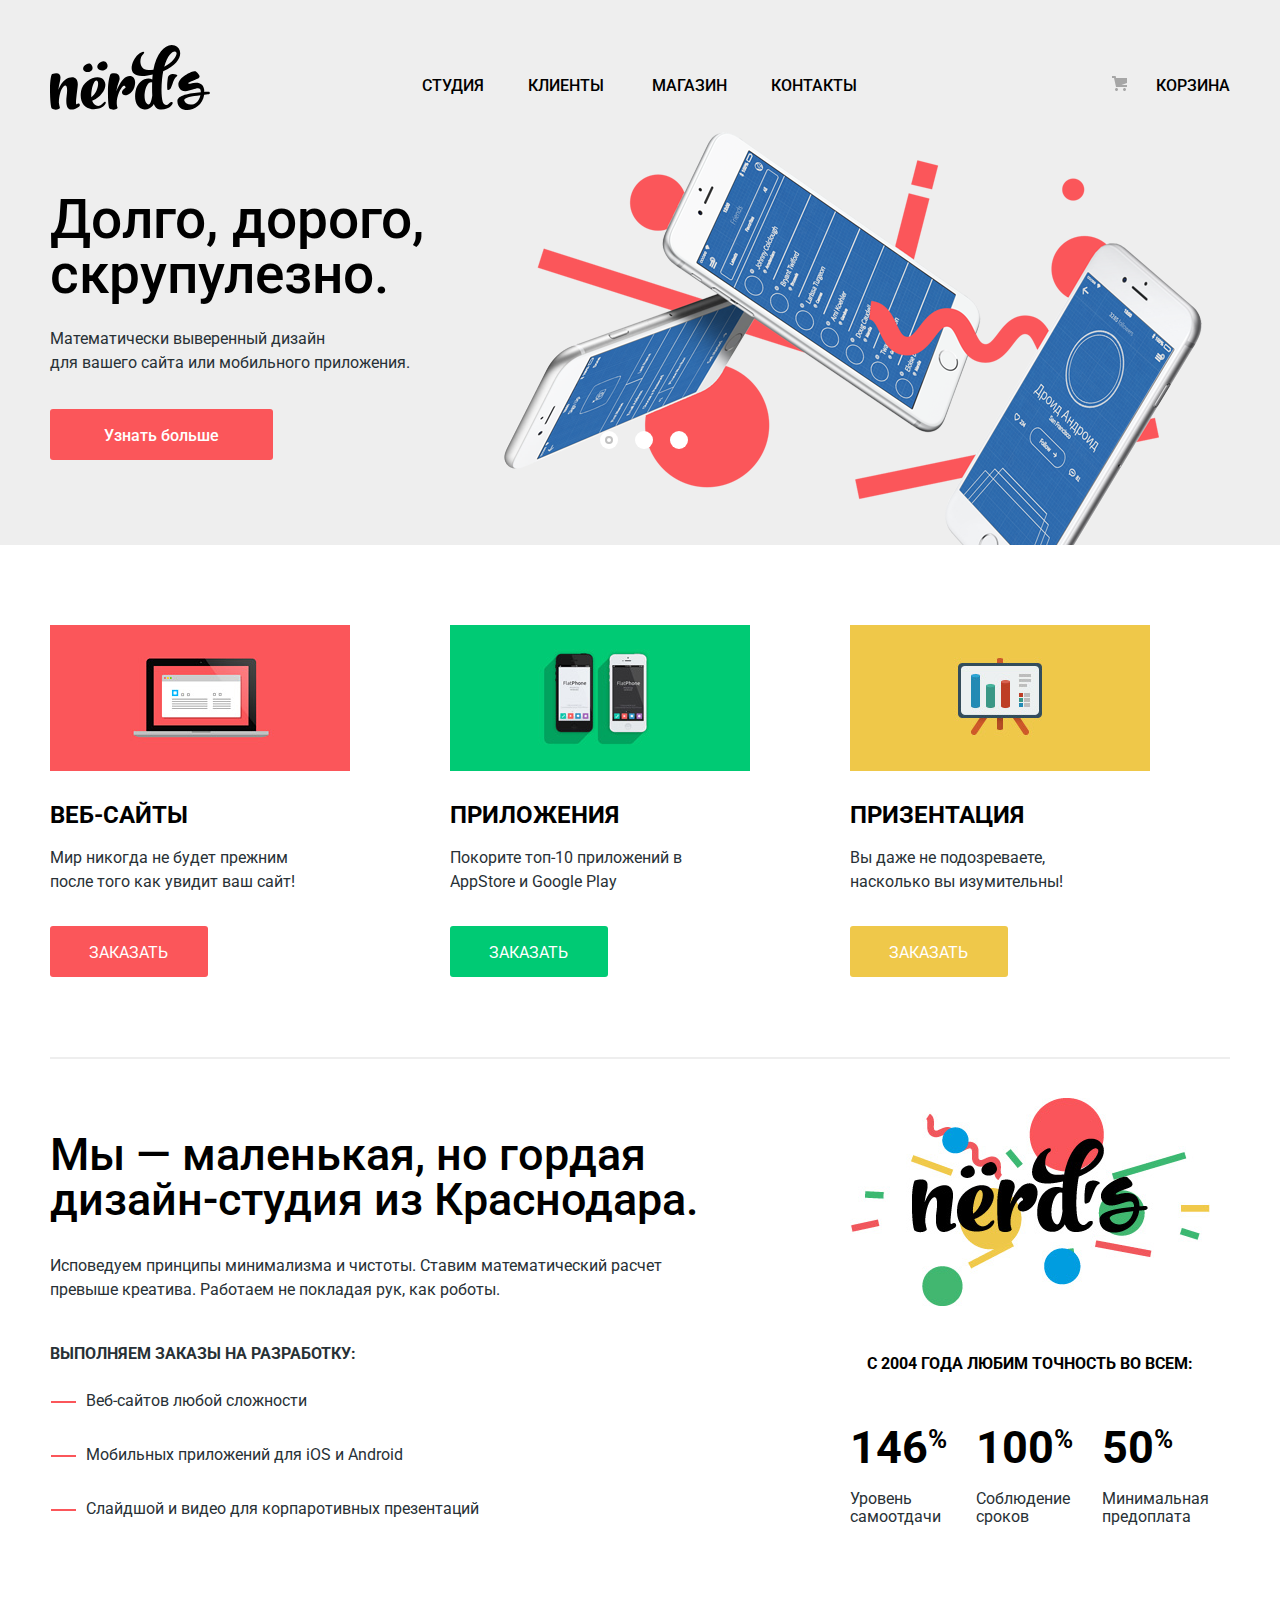
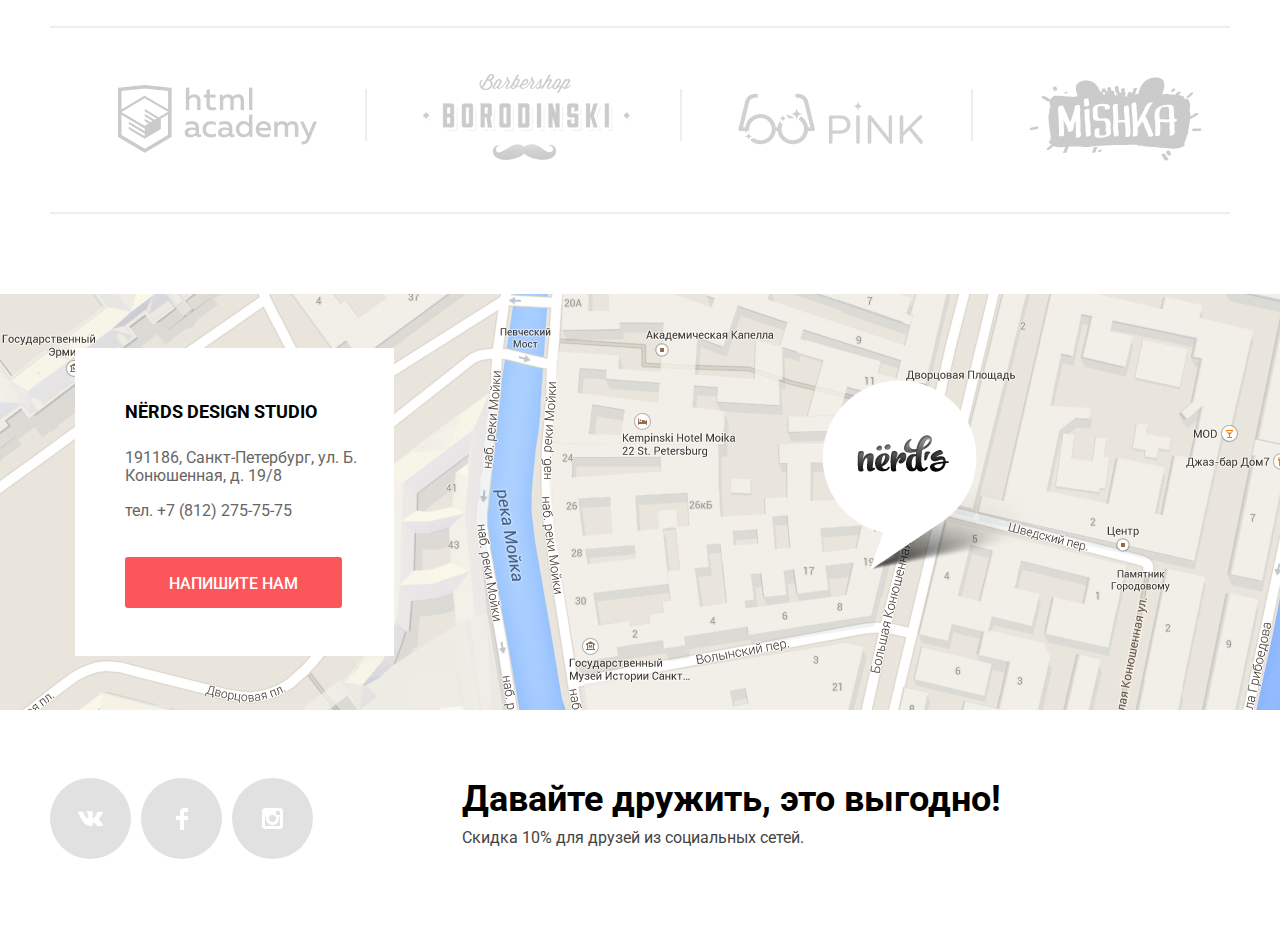
<file: index.html>
<!DOCTYPE html>
<html lang="ru">
<head>
    <meta charset="UTF-8">
    <meta http-equiv="X-UA-Compatible" content="IE=edge">
    <meta name="viewport" content="width=device-width, initial-scale=1.0">
    <link rel="preconnect" href="https://fonts.gstatic.com">
    <link href="https://fonts.googleapis.com/css2?family=Roboto:wght@400;500;700&display=swap" rel="stylesheet">
    <link rel="stylesheet" href="css/style.css">
    <title>Студия веб-дизайна "Nerds"</title>
</head>
<body>
    
    <header class="header">

        <div class="container">

            <section class="navigation">

                <nav class="main__navigation">
    
                    <a class="navigation__logo" href="#">
                        <svg width="160" height="66" viewBox="0 0 160 66" fill="none" xmlns="http://www.w3.org/2000/svg">
                            <path class="logo__path" fill-rule="evenodd" clip-rule="evenodd" d="M48.031 24.783C51.682 28.757 59.647 25.158 57.062 19.861C55.336 16.305 52.75 17.13 50.904 18.041C47.208 19.82 46.509 23.088 48.031 24.783ZM42.105 22.002C44.481 26.868 37.168 30.173 33.813 26.523C32.415 24.968 33.058 21.963 36.449 20.33C38.146 19.494 40.522 18.734 42.105 22.002ZM157.936 50.374C156.715 50.5332 155.442 50.6425 154.221 50.7474L154.179 50.751V50.807C151.764 68.171 127.991 71.038 127.4 57.406C127.131 51.239 138.993 49.456 150.798 48.318C151.007 42.9112 147.233 44.1234 142.648 45.5959C137.829 47.1437 132.115 48.979 129.19 43.717C124.171 34.692 143.822 25.779 145.918 27.615C152.271 33.1766 149.4 34.2063 144.727 35.8824L144.539 35.95C135.049 39.36 138.748 40.057 140.028 39.676C147.597 37.423 154.394 38.636 154.34 47.993C154.955 47.9419 155.557 47.9025 156.154 47.8634L156.154 47.8634C156.807 47.8207 157.452 47.7784 158.097 47.722C160.403 47.507 160.564 50.157 157.936 50.374ZM150.422 51.13C141.298 52.158 133.409 53.566 134.269 56.485C135.985 62.058 147.846 63.303 150.422 51.13ZM117.79 34.23C116.975 39.88 116.996 45.881 117.678 45.918C118.012 45.937 119.982 45.572 120.617 44.411C121.226 43.2934 121.794 41.7543 122.388 40.141L122.388 40.1409L122.388 40.1409L122.388 40.1408L122.388 40.1407L122.388 40.1406L122.388 40.1405C123.586 36.8907 124.895 33.3397 126.883 32.324C129.725 30.873 118.795 27.279 117.79 34.23ZM28.883 62.666C20.964 68.004 14.664 66.825 16.671 51.818C18.121 40.914 15.723 40.297 13.549 42.376C10.704 45.073 8.921 52.099 8.865 58.788C9.12323 60.3951 9.45828 61.9889 9.869 63.564C10.203 65.194 4.962 66.879 1.895 64.575C0.837 63.79 0 55.865 0 45.131C0 36.307 1.171 30.236 2.23 29.956C10.259 27.765 11.542 31.304 9.813 37.937C9.12537 40.5343 8.65871 43.1851 8.418 45.861C10.091 41.197 12.489 37.376 15.221 35.688C22.637 31.024 28.826 33.215 27.655 42.489C25.648 59.069 25.481 61.316 27.265 60.024C29.496 58.45 30.945 61.262 28.883 62.666ZM41.766 65.142C47.176 65.761 52.807 64.074 54.982 60.59C56.821 57.667 55.316 56.655 53.197 59.015C48.737 64.131 44.109 61.826 42.158 56.655L42.66 56.487C52.082 52.721 57.992 42.493 54.257 36.704C49.126 28.723 33.069 35.86 31.061 47.045C29.221 57.386 34.016 64.299 41.766 65.142ZM41.377 53.172C47.232 49.013 49.183 39.852 47.566 37.267C45.838 34.57 42.492 38.784 41.321 49.013C41.21 50.474 41.21 51.878 41.377 53.172ZM77.125 51.051C79.188 50.376 81.494 48.499 83.091 45.992C83.538 45.289 83.914 44.657 84.43 43.012C84.3675 43.2111 84.3915 43.1204 84.4509 42.8953C84.5588 42.4863 84.7839 41.6335 84.82 41.271C84.82 41.215 84.876 40.932 84.932 40.822C86.157 33.965 81.921 30.086 76.065 33.009C72.776 34.638 68.706 40.822 66.253 47.51C66.866 43.912 67.925 40.484 69.096 37.111C71.103 31.154 67.368 28.119 60.956 29.862C59.896 30.143 57.945 37.955 57.945 46.779C57.945 57.513 58.503 63.695 59.562 64.483C62.628 66.843 68.092 65.101 67.535 63.527C67.3189 62.9291 67.1554 62.3284 66.9926 61.7303L66.977 61.673C66.977 61.504 66.977 61.335 66.922 61.167C65.861 54.196 69.933 44.532 73.278 41.946C74.17 41.215 75.396 41.721 75.564 43.632C72.832 44.981 71.94 47.342 71.94 48.353C71.94 51.107 74.727 51.781 77.125 51.051Z" fill="black"/>
                            <path class="logo__path" fill-rule="evenodd" clip-rule="evenodd" d="M113.207 27.161C112.726 29.6539 112.354 32.1666 112.092 34.692C111.033 44.752 111.48 53.688 112.705 57.678C113.431 59.815 116.162 62.624 118.783 59.701C121.626 56.498 124.75 58.352 120.957 62.117C118.617 64.422 114.268 65.995 109.918 65.545C106.795 65.152 104.9 63.13 103.784 60.04C103.34 60.938 102.837 61.725 102.224 62.342C100.105 64.535 97.539 65.772 94.25 65.434C87.613 64.704 83.712 57.511 85.551 47.281C87.503 36.49 96.87 32.556 102.279 35.424C102.391 34.075 102.502 32.725 102.614 31.32C102.642 31.1795 102.655 31.039 102.669 30.8985C102.683 30.758 102.697 30.6175 102.724 30.477C101.079 30.8387 99.424 31.1575 97.762 31.433C73.787 35.423 82.04 15.864 87.894 10.75C94.53 5.017 95.254 8.895 93.191 10.188C89.511 12.548 87.894 26.093 98.432 26.093C100.161 26.093 101.778 25.981 103.394 25.812C106.685 7.49 116.665 -1.391 124.75 1.532C133.726 4.792 132.779 19.067 113.207 27.161ZM102.279 51.554C102.055 48.012 102.055 44.022 102.112 39.918C102.112 39.6576 102.127 39.3974 102.141 39.1449C102.155 38.9068 102.168 38.6754 102.168 38.457C98.822 36.939 95.533 42.11 94.695 49.249C93.749 57.622 97.483 62.062 99.603 60.04C101.22 58.409 102.056 53.237 102.279 51.554ZM126.365 8.389C124.581 5.747 118.058 8.951 114.267 22.721C123.802 18.167 127.593 10.299 126.365 8.389Z" fill="black"/>
                        </svg>
                    </a>
    
                    <ul class="navigation__list">
                        <li class="navigation__item">
                            <a class="navigation__link" href="#">Студия</a>
                        </li>
                        <li class="navigation__item">
                            <a class="navigation__link" href="#">Клиенты</a>
                        </li>
                        <li class="navigation__item">
                            <a class="navigation__link" href="#">Магазин</a>
                        </li>
                        <li class="navigation__item">
                            <a class="navigation__link" href="">Контакты</a>
                        </li>
                    </ul>
    
                    <div class="navigation__buy">
                        <a class="buy__shopping-baskets" href="#">
                            <img class="shopping-baskets__img" src="img/cart-icon.svg" alt="" width="15" height="15">
                            Корзина
                        </a>
                    </div>
                    
                </nav>
    
            </section> <!-- /navigation -->

    
            <section class="main-slider">
                
                <div class="slide-one">

                    <p class="slide-one__slogan">Долго, дорого, скрупулезно.</p>
                    <p class="slide-one__text">Математически выверенный дизайн<br>для вашего сайта или мобильного приложения.</p>
                    <a class="slide__button" href="#">Узнать больше</a>

                </div>
                
                <div class="slide-two" hidden>

                    <p class="slide-two__slogan">Любим математику как никто другой</p>
                    <p class="slide-two__text">Никакого креатива, только математические формулы для расчета идеальных пропорций</p>
                    <a class="slide__button" href="#">Узнать больше</a>

                </div>

                <div class="slide-three" hidden>

                    <p class="slide-three__slogan">Только ночь, только хардкор</p>
                    <p class="slide-three__text">Работать днем, как все? Мы против этого. Ближе к полуночи работа только начинается.</p>
                    <a class="slide__button" href="#">Узнать больше</a>

                </div>

                <div class="button__slider">
                    <button class="button-one">
                        <div class="active__slide"></div>
                    </button>
                    <button class="button-two">
                        <div class="active__slide" hidden></div>
                    </button>
                    <button class="button-three">
                        <div class="active__slide" hidden></div>
                    </button>
                </div>

            </section>

        </div>
        
    </header>


    <main class="main">

        <div class="container">

            <section class="service">

                <ul class="service__list">
                    <li class="service__item">
                        <img src="img/service-illustration-1.jpg" alt="" width="300" height="146">
                        <h3 class="service__item-title">Веб-сайты</h3>
                        <p class="service__item-text">Мир никогда не будет прежним после того как увидит ваш сайт!</p>
                        <a class="service__item-button service__button-1" href="#">Заказать</a>
                    </li>
                    <li class="service__item">
                        <img src="img/service-illustration-2.png" alt="" width="300" height="146">
                        <h3 class="service__item-title">Приложения</h3>
                        <p class="service__item-text">Покорите топ-10 приложений в AppStore и Google Play</p>
                        <a class="service__item-button service__button-2" href="#">Заказать</a>
                    </li>
                    <li class="service__item">
                        <img src="img/service-illustration-3.png" alt="" width="300" height="146">
                        <h3 class="service__item-title">Призентация</h3>
                        <p class="service__item-text">Вы даже не подозреваете, насколько вы изумительны!</p>
                        <a class="service__item-button service__button-3" href="#">Заказать</a>
                    </li>
                </ul>

            </section> <!-- /service -->

            <div class="main__line"></div>

            <section class="about-studio">

                <div class="about-studio__wrapper">

                    <div class="about-studio__column-description">

                        <h2 class="about-studio__description-title">Мы — маленькая, но гордая дизайн-студия из Краснодара.</h2>
                        <p class="about-studio__description-text">Исповедуем принципы минимализма и чистоты. Ставим математический расчет превыше креатива. Работаем не покладая рук, как роботы.</p>
                        <p class="about-studio__description-sub-title">Выполняем заказы на разработку:</p>

                        <ul class="about-studio__description-list">
                            <li class="about-studio__description-item">Веб-сайтов любой сложности</li>
                            <li class="about-studio__description-item">Мобильных приложений для iOS и Android</li>
                            <li class="about-studio__description-item">Слайдшой и видео для корпаротивных презентаций</li>
                        </ul>

                    </div>

                    <div class="about-studio__column-statistic">

                        <img class="about-studio__statistic-img" src="img/tatistic-illustration 1.png" alt="" width="360" height="208">
                        <p class="about-studio__statistic-sub-title">с 2004 года Любим точность во всем:</p>
                        
                        <ul class="about-studio__statistic-list">
                            <li class="about-studio__statistic-item">
                                <p class="statistic-item__title">146</p>
                                <p class="statistic-item__text">Уровень самоотдачи</p>
                            </li>
                            <li class="about-studio__statistic-item">
                                <p class="statistic-item__title">100</p>
                                <p class="statistic-item__text">Соблюдение сроков</p>
                            </li>
                            <li class="about-studio__statistic-item">
                                <p class="statistic-item__title">50</p>
                                <p class="statistic-item__text">Минимальная предоплата</p>
                            </li>
                        </ul>

                    </div>

                </div>

            </section> <!-- /about-studio -->

            
            <section class="partners">

                <div class="partners__line line-top"></div>

                <h2 class="visually-hidden">Наши партнеры</h2>

                <ul class="partners__list">
                    <li class="partners__item">
                        <a href="#" class="partners__link">
                            <img class="partners__link-img" src="img/partner-html-academy.png" alt="Логотип партнера HTML Academy">
                        </a>
                        <div class="partners__item-line"></div>
                    </li>
                    <li class="partners__item">
                        <a href="#" class="partners__link">
                            <img class="partners__link-img" src="img/partner-borodinski.png" alt="логотип партнера Барбершо Бородиинский">
                        </a>
                        <div class="partners__item-line"></div>
                    </li>
                    <li class="partners__item">
                        <a href="#" class="partners__link">
                            <img class="partners__link-img" src="img/partner-pink.png" alt="Логотип партнера Pink">
                        </a>
                        <div class="partners__item-line"></div>
                    </li>
                    <li class="partners__item">
                        <a href="#" class="partners__link">
                            <img class="partners__link-img" src="img/partner-mishka.png" alt="Логотип партнера Mishka">
                        </a>
                    </li>
                </ul>

                <div class="partners__line line-bottom"></div>

            </section> <!-- /partners -->

        </div> <!-- /container -->

    </main>


    <footer class="footer">

        <section class="contacts">

            <div class="container">

                <div class="contacts__block">

                    <h2 class="block__title">NЁRDS DESIGN STUDIO</h2>
                    <p class="block__address">191186, Санкт-Петербург, ул. Б. Конюшенная, д. 19/8</p>
                    <p class="block__tel">тел. +7 (812) 275-75-75</p>
                    <a class="block__button" href="#">Напишите нам</a>
    
                </div>

            </div>
            
        </section>


        <section class="contacts__popup-feedback">

            <div class="header__popup-feedback">
                <h2 class="popup-feedback__title">Напишите нам</h2>
                <button class="popup-feedback__close"></button>
            </div>
            
            <form class="popup-feedback__form" action="">
                <label class="popup-form__label" for="popup-name">
                    <p>Ваше имя:</p>
                    <input class="popup-form__input" id="popup-name" type="text" placeholder="Имя Фамилия">
                </label>

                <label class="popup-form__label" for="popup-email">
                    <p>Ваш email:</p>
                    <input class="popup-form__input" id="popup-email" type="email" placeholder="email@example.com">
                </label>
                
                <label class="popup-form__label-text" for="popup-text">
                    <p>Текст письма:</p>
                    <textarea class="popup-form__text" name="" id="popup-text" cols="30" rows="10" placeholder="В свободной форме" ></textarea>
                </label>

                <button class="feedback-form__button">Отправить</button>
            </form>

        </section>


        <section class="social">

            <div class="container">

                <div class="social__wrapper">

                    <ul class="social__list">
                        <li class="social__item">
                            <a class="social__link vk" href="#">
                                <img class="img__vk" src="img/vk-icon.png" alt="VK" width="26" height="15">
                            </a>
                        </li>
                        <li class="social__item">
                            <a class="social__link fb" href="#">
                                <img class="img__fb" src="img/fb-icon.png" alt="Facebook" width="12" height="22">
                            </a>
                        </li>
                        <li class="social__item">
                            <a class="social__link inst" href="#">
                                <img class="img__inst" src="img/insta-icon.png" alt="Instagramm" width="21" height="21">
                            </a>
                        </li>
                    </ul>
    
                    <div class="social__description">
                        <p class="social__description-title">Давайте дружить, это выгодно!</p>
                        <p class="social__description-text">Скидка 10% для друзей из социальных сетей.</p>
                    </div>    

                </div>
                
            </div>

        </section> <!-- /social -->

    </footer>

</body>
</html>
</file>
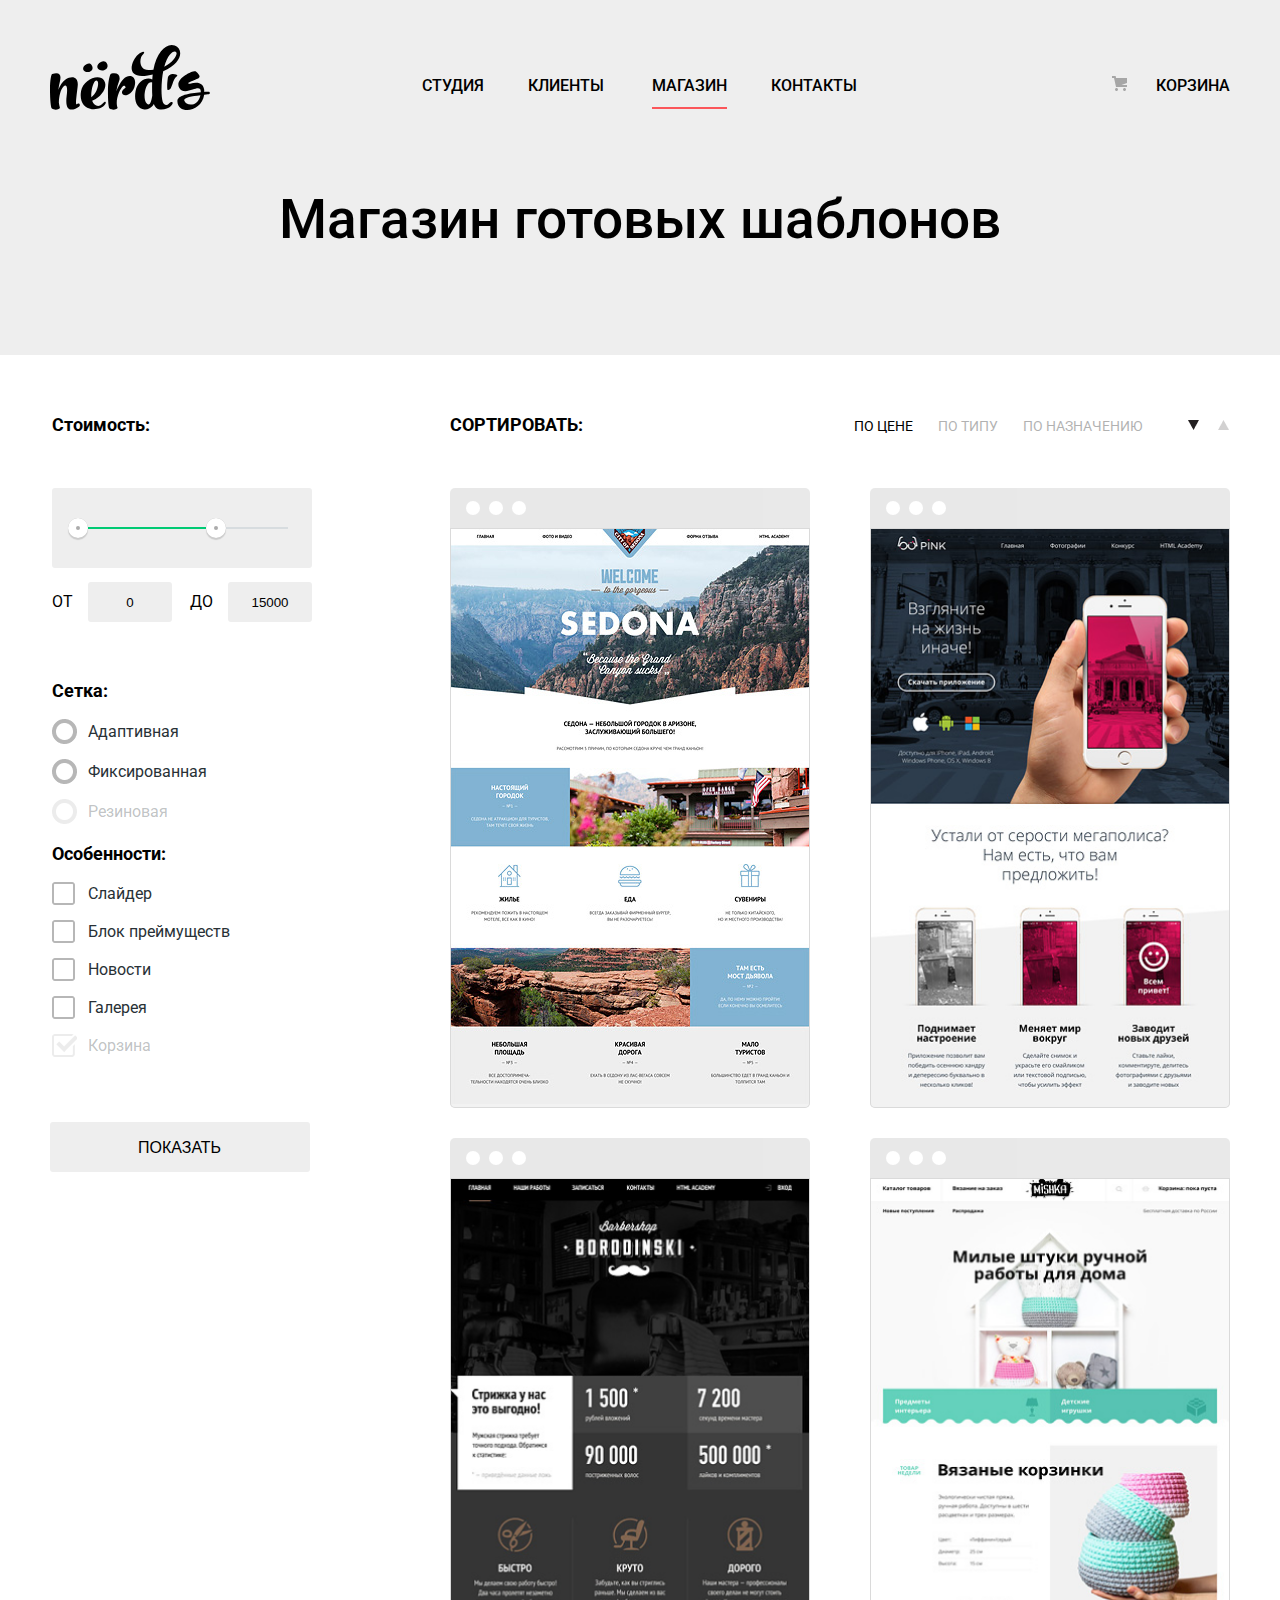
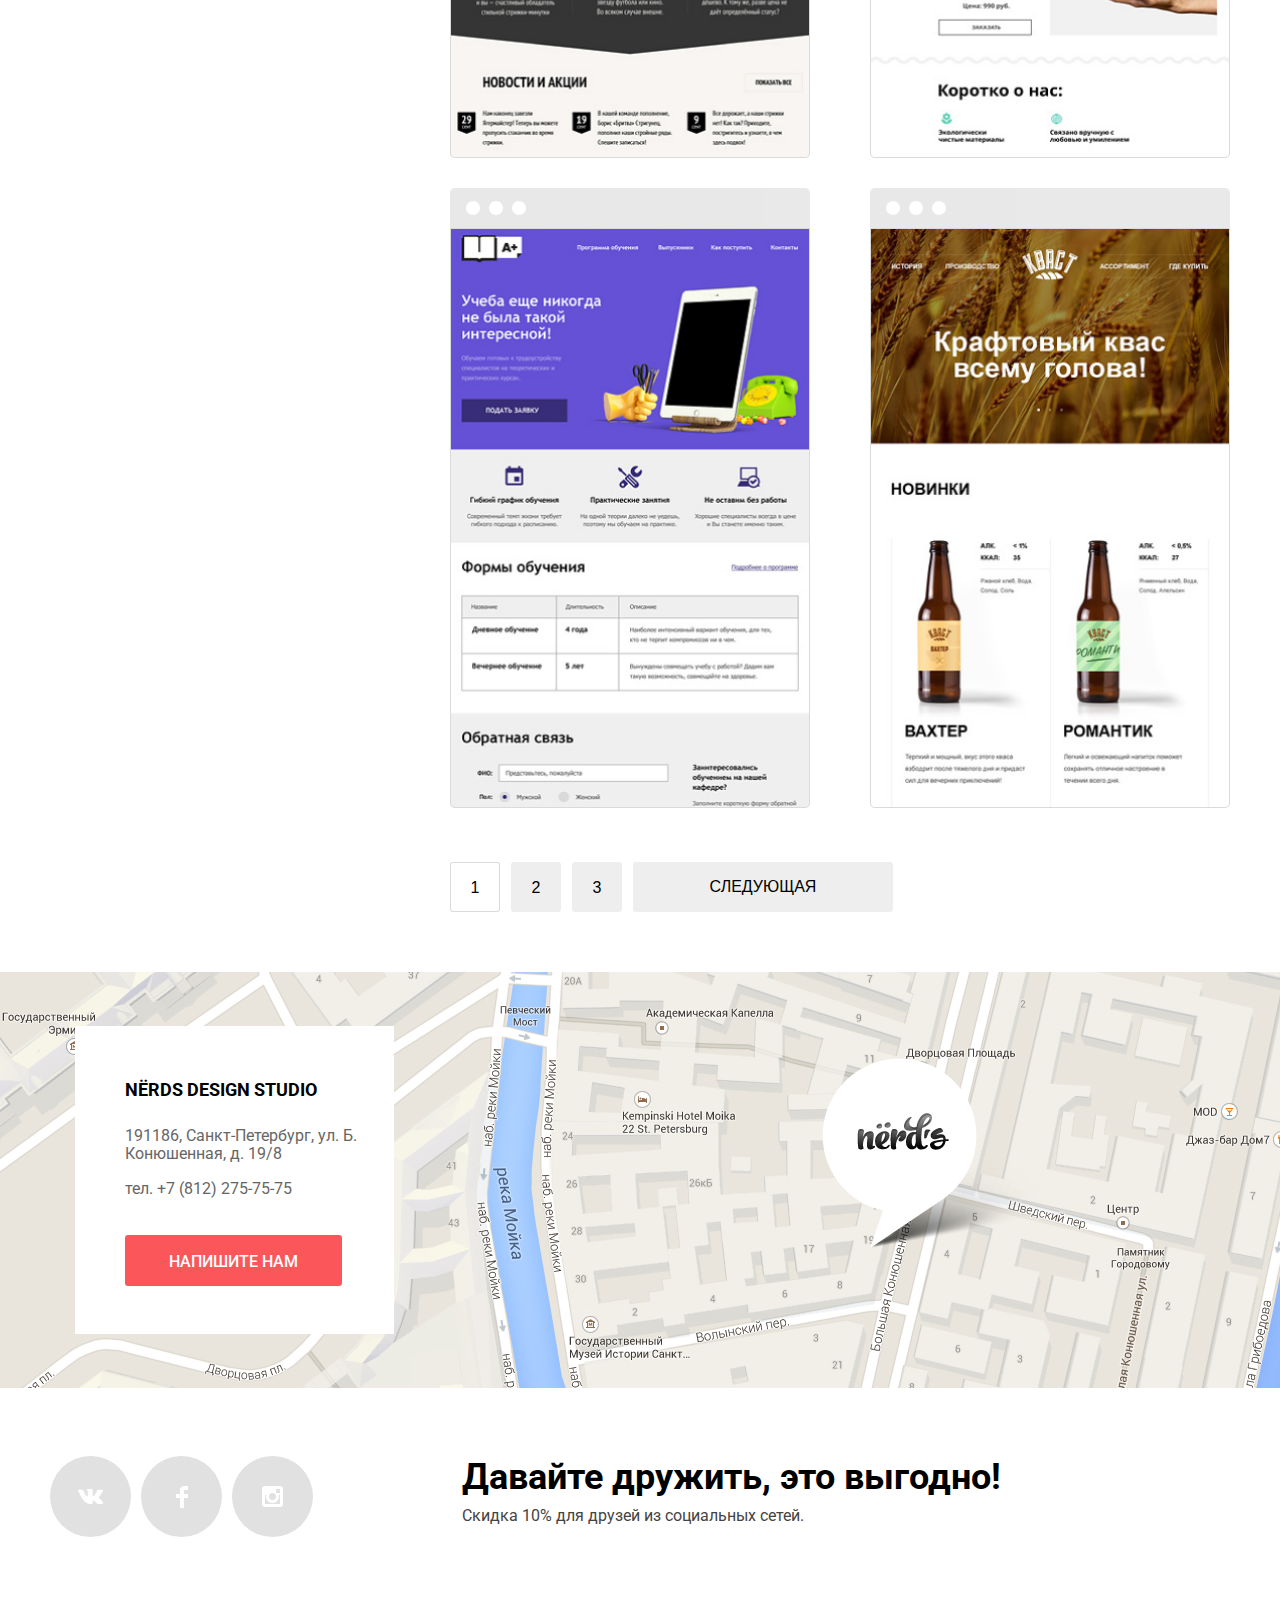
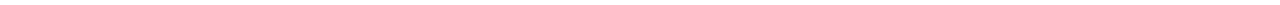
<file: market.html>
<!DOCTYPE html>
<html lang="ru">
<head>
    <meta charset="UTF-8">
    <meta http-equiv="X-UA-Compatible" content="IE=edge">
    <meta name="viewport" content="width=device-width, initial-scale=1.0">
    <link rel="preconnect" href="https://fonts.gstatic.com">
    <link href="https://fonts.googleapis.com/css2?family=Roboto:wght@400;500;700&display=swap" rel="stylesheet">
    <link rel="stylesheet" href="css/style.css">
    <title>Магазин готовых шаблонов студии Nerds</title>
</head>
<body>
    
    <header class="header">

        <div class="container">

            <section class="navigation">

                <nav class="main__navigation">
    
                    <a class="navigation__logo" href="#">
                        <svg width="160" height="66" viewBox="0 0 160 66" fill="none" xmlns="http://www.w3.org/2000/svg">
                            <path class="logo__path" fill-rule="evenodd" clip-rule="evenodd" d="M48.031 24.783C51.682 28.757 59.647 25.158 57.062 19.861C55.336 16.305 52.75 17.13 50.904 18.041C47.208 19.82 46.509 23.088 48.031 24.783ZM42.105 22.002C44.481 26.868 37.168 30.173 33.813 26.523C32.415 24.968 33.058 21.963 36.449 20.33C38.146 19.494 40.522 18.734 42.105 22.002ZM157.936 50.374C156.715 50.5332 155.442 50.6425 154.221 50.7474L154.179 50.751V50.807C151.764 68.171 127.991 71.038 127.4 57.406C127.131 51.239 138.993 49.456 150.798 48.318C151.007 42.9112 147.233 44.1234 142.648 45.5959C137.829 47.1437 132.115 48.979 129.19 43.717C124.171 34.692 143.822 25.779 145.918 27.615C152.271 33.1766 149.4 34.2063 144.727 35.8824L144.539 35.95C135.049 39.36 138.748 40.057 140.028 39.676C147.597 37.423 154.394 38.636 154.34 47.993C154.955 47.9419 155.557 47.9025 156.154 47.8634L156.154 47.8634C156.807 47.8207 157.452 47.7784 158.097 47.722C160.403 47.507 160.564 50.157 157.936 50.374ZM150.422 51.13C141.298 52.158 133.409 53.566 134.269 56.485C135.985 62.058 147.846 63.303 150.422 51.13ZM117.79 34.23C116.975 39.88 116.996 45.881 117.678 45.918C118.012 45.937 119.982 45.572 120.617 44.411C121.226 43.2934 121.794 41.7543 122.388 40.141L122.388 40.1409L122.388 40.1409L122.388 40.1408L122.388 40.1407L122.388 40.1406L122.388 40.1405C123.586 36.8907 124.895 33.3397 126.883 32.324C129.725 30.873 118.795 27.279 117.79 34.23ZM28.883 62.666C20.964 68.004 14.664 66.825 16.671 51.818C18.121 40.914 15.723 40.297 13.549 42.376C10.704 45.073 8.921 52.099 8.865 58.788C9.12323 60.3951 9.45828 61.9889 9.869 63.564C10.203 65.194 4.962 66.879 1.895 64.575C0.837 63.79 0 55.865 0 45.131C0 36.307 1.171 30.236 2.23 29.956C10.259 27.765 11.542 31.304 9.813 37.937C9.12537 40.5343 8.65871 43.1851 8.418 45.861C10.091 41.197 12.489 37.376 15.221 35.688C22.637 31.024 28.826 33.215 27.655 42.489C25.648 59.069 25.481 61.316 27.265 60.024C29.496 58.45 30.945 61.262 28.883 62.666ZM41.766 65.142C47.176 65.761 52.807 64.074 54.982 60.59C56.821 57.667 55.316 56.655 53.197 59.015C48.737 64.131 44.109 61.826 42.158 56.655L42.66 56.487C52.082 52.721 57.992 42.493 54.257 36.704C49.126 28.723 33.069 35.86 31.061 47.045C29.221 57.386 34.016 64.299 41.766 65.142ZM41.377 53.172C47.232 49.013 49.183 39.852 47.566 37.267C45.838 34.57 42.492 38.784 41.321 49.013C41.21 50.474 41.21 51.878 41.377 53.172ZM77.125 51.051C79.188 50.376 81.494 48.499 83.091 45.992C83.538 45.289 83.914 44.657 84.43 43.012C84.3675 43.2111 84.3915 43.1204 84.4509 42.8953C84.5588 42.4863 84.7839 41.6335 84.82 41.271C84.82 41.215 84.876 40.932 84.932 40.822C86.157 33.965 81.921 30.086 76.065 33.009C72.776 34.638 68.706 40.822 66.253 47.51C66.866 43.912 67.925 40.484 69.096 37.111C71.103 31.154 67.368 28.119 60.956 29.862C59.896 30.143 57.945 37.955 57.945 46.779C57.945 57.513 58.503 63.695 59.562 64.483C62.628 66.843 68.092 65.101 67.535 63.527C67.3189 62.9291 67.1554 62.3284 66.9926 61.7303L66.977 61.673C66.977 61.504 66.977 61.335 66.922 61.167C65.861 54.196 69.933 44.532 73.278 41.946C74.17 41.215 75.396 41.721 75.564 43.632C72.832 44.981 71.94 47.342 71.94 48.353C71.94 51.107 74.727 51.781 77.125 51.051Z" fill="black"/>
                            <path class="logo__path" fill-rule="evenodd" clip-rule="evenodd" d="M113.207 27.161C112.726 29.6539 112.354 32.1666 112.092 34.692C111.033 44.752 111.48 53.688 112.705 57.678C113.431 59.815 116.162 62.624 118.783 59.701C121.626 56.498 124.75 58.352 120.957 62.117C118.617 64.422 114.268 65.995 109.918 65.545C106.795 65.152 104.9 63.13 103.784 60.04C103.34 60.938 102.837 61.725 102.224 62.342C100.105 64.535 97.539 65.772 94.25 65.434C87.613 64.704 83.712 57.511 85.551 47.281C87.503 36.49 96.87 32.556 102.279 35.424C102.391 34.075 102.502 32.725 102.614 31.32C102.642 31.1795 102.655 31.039 102.669 30.8985C102.683 30.758 102.697 30.6175 102.724 30.477C101.079 30.8387 99.424 31.1575 97.762 31.433C73.787 35.423 82.04 15.864 87.894 10.75C94.53 5.017 95.254 8.895 93.191 10.188C89.511 12.548 87.894 26.093 98.432 26.093C100.161 26.093 101.778 25.981 103.394 25.812C106.685 7.49 116.665 -1.391 124.75 1.532C133.726 4.792 132.779 19.067 113.207 27.161ZM102.279 51.554C102.055 48.012 102.055 44.022 102.112 39.918C102.112 39.6576 102.127 39.3974 102.141 39.1449C102.155 38.9068 102.168 38.6754 102.168 38.457C98.822 36.939 95.533 42.11 94.695 49.249C93.749 57.622 97.483 62.062 99.603 60.04C101.22 58.409 102.056 53.237 102.279 51.554ZM126.365 8.389C124.581 5.747 118.058 8.951 114.267 22.721C123.802 18.167 127.593 10.299 126.365 8.389Z" fill="black"/>
                        </svg>
                    </a>
    
                    <ul class="navigation__list">
                        <li class="navigation__item">
                            <a class="navigation__link" href="#">Студия</a>
                        </li>
                        <li class="navigation__item">
                            <a class="navigation__link" href="#">Клиенты</a>
                        </li>
                        <li class="navigation__item">
                            <a class="navigation__link active__link" href="#">Магазин</a>
                        </li>
                        <li class="navigation__item">
                            <a class="navigation__link" href="">Контакты</a>
                        </li>
                    </ul>
    
                    <div class="navigation__buy">
                        <a class="buy__shopping-baskets" href="#">
                            <img class="shopping-baskets__img" src="img/cart-icon.svg" alt="" width="15" height="15">
                            Корзина
                        </a>
                    </div>
                    
                </nav>
    
            </section> <!-- /navigation -->


            <section class="promo">

                <h2 class="promo__title">Магазин готовых шаблонов</h2>

            </section>

        </div>

    </header>


    <main class="market__main">

        <div class="container">

            <div class="market__main-wrapper">

                <aside class="filter">

                    <form action="" class="filter__form">
        
                        <fieldset class="form__price">
        
                            <legend class="legend__title legend__price">Стоимость:</legend>
        
                            <div class="range__block">
                                <div class="left__pip"></div>
                                <div class="right__pip"></div>
                                <div class="range"></div>
                                <div class="range__price"></div>
                            </div>
                            
                            <label class="price-label__from" for="price-from">ОТ</label>
                            <input class="price__from" type="text" id="price-from" value="0">
        
                            <label class="price-label__to" for="price-to">ДО</label>
                            <input class="price__to" id="price-to" type="text" value="15000">
        
                        </fieldset>
        
                        <fieldset class="form__grid">
        
                            <legend class="legend__title legend__grid">Сетка:</legend>
        
                            <input class="style__adaptation form__radio" id="style-adaptation" type="radio" name="grid-style" value="Адаптивная">
                            <label for="style-adaptation">Адаптивная</label><br>
        
                            <input class="style__fixed form__radio" id="style-fixed" type="radio" name="grid-style" value="Фиксированная">
                            <label for="style-fixed">Фиксированная</label><br>
        
                            <input disabled class="style__elastic form__radio" id=style-elastic type="radio" name="grid-style" value="Резиновая">
                            <label for="style-elastic">Резиновая</label>
        
                        </fieldset>
        
                        <fieldset class="form__feature">
        
                            <legend class="legend__title legend__feature">Особенности:</legend>
        
                            <input class="checkbox__slider form__checkbox" id="checkbox-slider" type="checkbox" value="Слайдер">
                            <label for="checkbox-slider">Слайдер</label><br>
        
                            <input class="checkbox__advantages form__checkbox" id="checkbox-advantages" type="checkbox" value="блок преимуществ">
                            <label for="checkbox-advantages">Блок преймуществ</label><br>
        
                            <input class="checkbox__news form__checkbox" id="checkbox-news" type="checkbox" value="Новости">
                            <label for="checkbox-news">Новости</label><br>
        
                            <input class="checkbox__gallery form__checkbox" id="checkbox-gallery" type="checkbox" value="Галерея">
                            <label for="checkbox-gallery">Галерея</label><br>
        
                            <input class="checkbox__shopping-baskets form__checkbox" id="checkbox-baskets" type="checkbox" value="Корзина" disabled checked>
                            <label for="checkbox-baskets">Корзина</label>
        
                        </fieldset>
        
                        <button class="filter__button">Показать</button>
        
                    </form>
        
                </aside> <!-- /filter -->
        
        
        
                <section class="result">
        
                    <div class="sorted-by">
        
                        <p class="sorted-by__text">Сортировать:</p>

                        <ul class="sorted-by__list">
                            <li class="sorted-by__item">
                                <a class="sorted-by__link sorted-by__link-active" href="#">По цене</a>
                            </li>
                            <li class="sorted-by__item">
                                <a class="sorted-by__link" href="#">По типу</a>
                            </li>
                            <li class="sorted-by__item">
                                <a class="sorted-by__link" href="#">По назначению</a>
                            </li>
                        </ul>

                        <div class="sorted-by__buttons">
                            <button class="sorted-by__down sorted-by__button-active"></button>
                            <button class="sorted-by__up"></button>
                        </div>
        
                    </div>

                    <ul class="result__list">
                        <li class="result__item">
                            <div class="result__item-header">
                                <div class="header-element element-1"></div>
                                <div class="header-element element-2"></div>
                                <div class="header-element element-3"></div>
                            </div>
                            <div class="result__item-pic">
                                <img class="result__item-img" src="img/market-item-sedona.png" alt="" width="360" height="580">
                                <div class="result__item-footer">
                                    <a href="#"><h3 class="item-footer__title">SEDONA</h3></a>
                                    <p class="item-footer__text">Информационный сайт для туристов</p>
                                    <button class="item-footer__buy">9 900 ₽</button>
                                </div>
                            </div>
                            
                        </li>
                        <li class="result__item">
                            <div class="result__item-header">
                                <div class="header-element element-1"></div>
                                <div class="header-element element-2"></div>
                                <div class="header-element element-3"></div>
                            </div>
                            <div class="result__item-pic">
                                <img class="result__item-img" src="img/market-item-pink.png" alt="" width="360" height="580">
                                <div class="result__item-footer">
                                    <h3 class="item-footer__title">PINK APP</h3>
                                    <p class="item-footer__text">Продуктовый лендинг приложения для iOS и Android</p>
                                    <button class="item-footer__buy">9 900 ₽</button>
                                </div>
                            </div>   
                        </li>
                        <li class="result__item">
                            <div class="result__item-header">
                                <div class="header-element element-1"></div>
                                <div class="header-element element-2"></div>
                                <div class="header-element element-3"></div>
                            </div>
                            <div class="result__item-pic">
                                <img class="result__item-img" src="img/market-item-barbershop.png" alt="" width="360" height="580">
                                <div class="result__item-footer">
                                    <h3 class="item-footer__title">BARBERSHOP</h3>
                                    <p class="item-footer__text">Сайт салона красоты. Для мужчин, да.</p>
                                    <button class="item-footer__buy">9 900 ₽</button>
                                </div>
                            </div>
                        </li>
                        <li class="result__item">
                            <div class="result__item-header">
                                <div class="header-element element-1"></div>
                                <div class="header-element element-2"></div>
                                <div class="header-element element-3"></div>
                            </div>
                            <div class="result__item-pic">
                                <img class="result__item-img" src="img/market-item-mishka.png" alt="" width="360" height="580">
                                <div class="result__item-footer">
                                    <h3 class="item-footer__title">MISHKA</h3>
                                    <p class="item-footer__text">Интернет-магазин<br>вязаных игрушек</p>
                                    <button class="item-footer__buy">9 900 ₽</button>
                                </div>
                            </div>
                        </li>
                        <li class="result__item">
                            <div class="result__item-header">
                                <div class="header-element element-1"></div>
                                <div class="header-element element-2"></div>
                                <div class="header-element element-3"></div>
                            </div>
                            <div class="result__item-pic">
                                <img class="result__item-img" src="img/market-item-aplus.png" alt="" width="360" height="580">
                                <div class="result__item-footer">
                                    <h3 class="item-footer__title">A PLUS</h3>
                                    <p class="item-footer__text">Лендинг курсов повышения квалификации</p>
                                    <button class="item-footer__buy">9 900 ₽</button>
                                </div>
                            </div>
                        </li>
                        <li class="result__item">
                            <div class="result__item-header">
                                <div class="header-element element-1"></div>
                                <div class="header-element element-2"></div>
                                <div class="header-element element-3"></div>
                            </div>
                            <div class="result__item-pic">
                                <img class="result__item-img" src="img/market-item-kvas.png" alt="" width="360" height="580">
                                <div class="result__item-footer">
                                    <h3 class="item-footer__title">КВАСТ</h3>
                                    <p class="item-footer__text">Промо-сайт производителя крафтового кваса</p>
                                    <button class="item-footer__buy">9 900 ₽</button>
                                </div>
                            </div>
                        </li>
                    </ul>
                    
                    <div class="pages">

                        <ul class="pages__num">
                            <li class="pages__item">
                                <button class="pages__button pages__active">1</button>
                            </li>
                            <li class="pages__item">
                                <button class="pages__button">2</button>
                            </li>
                            <li class="pages__item">
                                <button class="pages__button">3</button>
                            </li>
                        </ul>

                        <button class="pages__next">Следующая</button>

                    </div>

                </section>

            </div> <!-- /market__main-wrapper -->

        </div> <!-- /container -->

    </main>


    <footer class="footer">

        <section class="contacts">

            <div class="container">

                <div class="contacts__block">

                    <h2 class="block__title">NЁRDS DESIGN STUDIO</h2>
                    <p class="block__address">191186, Санкт-Петербург, ул. Б. Конюшенная, д. 19/8</p>
                    <p class="block__tel">тел. +7 (812) 275-75-75</p>
                    <a class="block__button" href="#">Напишите нам</a>
    
                </div>

            </div>
            
        </section>


        <section class="contacts__popup-feedback">

            <div class="header__popup-feedback">
                <h2 class="popup-feedback__title">Напишите нам</h2>
                <button class="popup-feedback__close"></button>
            </div>
            
            <form class="popup-feedback__form" action="">
                <label class="popup-form__label" for="popup-name">
                    <p>Ваше имя:</p>
                    <input class="popup-form__input" id="popup-name" type="text" placeholder="Имя Фамилия">
                </label>

                <label class="popup-form__label" for="popup-email">
                    <p>Ваш email:</p>
                    <input class="popup-form__input" id="popup-email" type="email" placeholder="email@example.com">
                </label>
                
                <label class="popup-form__label-text" for="popup-text">
                    <p>Текст письма:</p>
                    <textarea class="popup-form__text" name="" id="popup-text" cols="30" rows="10" placeholder="В свободной форме" ></textarea>
                </label>

                <button class="feedback-form__button">Отправить</button>
            </form>

        </section>


        <section class="social">

            <div class="container">

                <div class="social__wrapper">

                    <ul class="social__list">
                        <li class="social__item">
                            <a class="social__link vk" href="#">
                                <img class="img__vk" src="img/vk-icon.png" alt="VK" width="26" height="15">
                            </a>
                        </li>
                        <li class="social__item">
                            <a class="social__link fb" href="#">
                                <img class="img__fb" src="img/fb-icon.png" alt="Facebook" width="12" height="22">
                            </a>
                        </li>
                        <li class="social__item">
                            <a class="social__link inst" href="#">
                                <img class="img__inst" src="img/insta-icon.png" alt="Instagramm" width="21" height="21">
                            </a>
                        </li>
                    </ul>
    
                    <div class="social__description">
                        <p class="social__description-title">Давайте дружить, это выгодно!</p>
                        <p class="social__description-text">Скидка 10% для друзей из социальных сетей.</p>
                    </div>    

                </div>
                
            </div>

        </section> <!-- /social -->

    </footer>

    <script src="js/script.js"></script>
</body>
</html>
</file>
<file: css/style.css>
body {
    margin: 0;
    padding: 0;

    font-family: 'Roboto', sans-serif;
}

a {
    text-decoration: none;
}

.visually-hidden {
	position: absolute !important;
	clip: rect(1px 1px 1px 1px); /* IE6, IE7 */
	clip: rect(1px, 1px, 1px, 1px);
	padding:0 !important;
	border:0 !important;
	height: 1px !important; 
	width: 1px !important; 
	overflow: hidden;
}

.container {
    width: 1180px;

    padding-left: 10px;
    padding-right: 10px;
    margin: 0 auto;
}

.header {
    position: relative;

    padding-top: 49px;

    background-color: #eee;
}

.main__navigation {
    display: flex;
    justify-content: space-between;
    align-items: flex-end;
    
    height: 65px;
}

.navigation__list {
    display: flex;
    flex-wrap: wrap;
    align-items: flex-end;

    padding: 0;
    margin: 0;
    padding-bottom: 13px;
}

.navigation__item {
    list-style: none;
    margin-right: 44px;
}

.navigation__item:nth-child(2) {
    margin-right: 48px;
}

.navigation__link {
    font-size: 16px;
    font-weight: 500;
    line-height: 30px;

    color: #000;
    text-transform: uppercase;
}

.navigation__link:hover {
    color: #FB565A;
}

.navigation__link:active {
    color: #000;
    opacity: .3;
}

.navigation__logo:active {
    opacity: .3;
}

.buy__shopping-baskets {
    position: relative;

    color: #000;
    font-size: 16px;
    line-height: 30px;
    font-weight: 500;
    text-transform: uppercase;
}

.buy__shopping-baskets:hover {
    color: #FB565A;
}

.active__link {
    box-sizing: border-box;

    border-bottom: 2px solid #FB565A;

    padding-bottom: 12px;
}

.navigation__buy {
    padding-bottom: 13px;
}

.shopping-baskets__img {
    margin-right: 25px;
}


/*main-slider*/
.main-slider {
    position: relative;

    height: 431px;
    
    background-image: url('../img/main__promo-img.png');
    background-repeat: no-repeat;
    background-position: 100% 0;
}

.slide-one {
    padding: 0;
    margin: 0;
}

.slide-one__slogan {
    width: 538px;
    
    padding: 0;
    padding-top: 78px;
    margin: 0;

    font-size: 55px;
    font-weight: 500;
    line-height: 55px;
}

.slide-one__text {
    width: 400px;

    padding: 0;
    margin: 0;
    margin-top: 25px;
    margin-bottom: 51px;

    font-size: 16px;
    font-weight: 400;
    line-height: 24px;
    color: #283136;
}

.slide__button {
    padding: 17px 54px 15px 54px;

    font-size: 16px;
    font-weight: 500;
    line-height: 18px;
    color: #fff;

    background-color: #FB565A;
    
    border-radius: 3px;
}

.slide__button:hover {
    background-color: #E74246;
}

.slide__button:active {
    background-color: #D7373B;
    box-shadow: inset 0px 3px 0px rgba(0, 1, 1, 0.1);
    color: rgba(255,255,255,.3);
}

.button__slider {
    display: flex;

    position: absolute;
    bottom: 96px;
    left: 550px;
}

.button-one,
.button-two,
.button-three {
    box-sizing: border-box;

    width: 18px;
    height: 18px;

    padding: 0;
    margin: 0;

    border: none;
    border-radius: 50%;

    background-color: #fff;

    cursor: pointer;
}

.button-two {
    margin-left: 17px;
    margin-right: 17px;
}

.active__slide {
    box-sizing: border-box;

    padding: 0;
    margin: 0 auto;

    width: 8px;
    height: 8px;

    border: 2px solid #C1C1C1;
    border-radius: 50%;
}


/*Main*/
/*Service*/
.service__list {
    display: flex;

    padding: 0;
    margin: 0;
    margin-top: 80px;

    list-style: none;
}

.service__item {
    width: 300px;

    padding: 0;
    margin: 0;
    margin-right: 100px;
}

.service__item-title {
    padding: 0;
    margin: 25px 0 16px;

    font-size: 24px;
    font-weight: 700;
    line-height: 30px;

    text-transform: uppercase;
}

.service__item-text {
    width: 260px;

    padding: 0;
    margin: 0;
    margin-bottom: 49px;

    font-size: 16px;
    font-weight: 400;
    line-height: 24px;
    color: #283136;
}

.service__item-button {
    padding: 17px 40px 15px 39px;
    margin: 0;
    margin-top: 32px;

    border-radius: 3px;

    color: #fff;
    text-transform: uppercase;
}

.service__button-1 {
    background-color: #FB565A;
}

.service__button-1:hover {
    background-color: #E74246;
}

.service__button-1:active {
    background-color: #D7373B;
    color: rgba(255, 255, 255, .3);
    box-shadow: inset 0px 3px 0px rgba(0, 1, 1, 0.1);
}

.service__button-2 {
    background-color: #00CA74;
}

.service__button-2:hover {
    background-color: #00BC6C;
}

.service__button-2:active {
    background-color: #00AA62;
    color: rgba(255, 255, 255, .3);
    box-shadow: inset 0px 3px 0px rgba(0, 1, 1, 0.1);
}

.service__button-3 {
    background-color: #EFC84A;
}

.service__button-3:hover {
    background-color: #EAB534;
}

.service__button-3:active {
    background-color: #E5A722;
    color: rgba(255, 255, 255, .3);
    box-shadow: inset 0px 3px 0px rgba(0, 1, 1, 0.1);
}

.main__line {
    height: 2px;
    width: 100%;

    margin-top: 95px;
    margin-bottom: 39px;

    background-color: #EEEEEE;
}


/*About-studio*/
.about-studio__wrapper {
    display: flex;
}

.about-studio__column-description {
    width: 651px;

    margin-top: 34px;
    margin-right: 149px;
}

.about-studio__description-title {
    padding: 0;
    margin: 0;
    margin-bottom: 32px;

    font-size: 45px;
    font-weight: 500;
    line-height: 45px;
}

.about-studio__description-text {
    padding: 0;
    margin: 0;
    margin-bottom: 40px;

    font-size: 16px;
    font-weight: 400;
    line-height: 24px;
    color: #283136;
}

.about-studio__description-sub-title {
    padding: 0;
    margin: 0;
    margin-bottom: 23px;

    font-size: 16px;
    font-weight: 700;
    line-height: 24px;

    text-transform: uppercase;
    color: #283136;
}

.about-studio__description-list {
    padding: 0;
    margin: 0;

    list-style: none;
}

.about-studio__description-item {
    position: relative;

    padding: 0;
    margin: 0;
    margin-bottom: 30px;
    margin-left: 36px;

    font-size: 16px;
    font-weight: 400;
    line-height: 24px;
    color: #283136;
}

.about-studio__description-item::before {
    content: "";

    position: absolute;
    top: 50%;
    left: -35px;

    width: 25px;
    height: 2px;
    background-color: #FB565A;
}

.about-studio__column-statistic {
    width: 360px;
}

.about-studio__statistic-img {
    margin-bottom: 37px;
}

.about-studio__statistic-sub-title {
    padding: 0;
    margin: 0;
    margin-bottom: 35px;

    font-size: 16px;
    font-weight: 700;
    line-height: 34px;
    text-align:  center;
    text-transform: uppercase;
}

.about-studio__statistic-list {
    display: flex;
    justify-content: space-between;

    padding: 0;
    margin: 0;

    list-style: none;
}

.about-studio__statistic-item {
    width: 108px;
}

.statistic-item__title {
    position: relative;

    padding: 0;
    margin: 0;
    margin-bottom: 10px;

    font-size: 45px;
    font-weight: 700;
    line-height: 64px;
}

.statistic-item__title::after {
    content: '%';

    position: absolute;
    top: 0;

    font-size: 26px;
    font-weight: 700;
    line-height: 47px;
}

.statistic-item__text {
    padding: 0;
    margin: 0;

    font-size: 16px;
    font-weight: 400;
    line-height: 18px;
    color: #283136;
}


/*Partners*/
.partners__line {
    height: 2px;
    width: 100%;

    background-color: #EEEEEE;
}

.line-top {
    margin-top: 75px;
    margin-bottom: 46px;
}

.partners__list {
    display: flex;
    justify-content: space-around;
    align-items: center;
    flex-wrap: wrap;

    margin-bottom: 44px;

    list-style: none;
}

.partners__item {
    display: flex;
    align-items: center;
}

.partners__link {
    opacity: .2;
}

.partners__link:hover {
    opacity: 1;
}

.partners__link:active {
    opacity: .1;
}

.partners__item-line {
    width: 2px;
    height: 52px;

    margin-bottom: 13px;
    margin-left: 48px;

    background-color: #eee;

    transform: rotate(180deg);
}

.line-bottom {
    margin-bottom: 80px;
}


/*Footer*/
.footer {
    position: relative;
}

.contacts {
    position: relative;
    height: 416px;
    min-width: 1330px;

    margin: 0 auto;

    background-image: url('../img/Footer-map.png');
    background-repeat: no-repeat;
    background-size: 1440px 416px;
}

.contacts__block {
    box-sizing: border-box;

    position: absolute;
    top: 54px;

    width: 319px;
    height: 308px;

    padding-left: 50px;
    
    background-color: #fff;
}

.block__title {
    padding: 0;
    margin: 0;
    margin-top: 49px;
    margin-bottom: 22px;

    font-size: 18px;
    font-weight: 700;
    line-height: 30px;
}

.block__address {
    padding: 0;
    margin: 0;
    margin-bottom: 17px;

    font-size: 16px;
    font-weight: 400;
    line-height: 18px;
    color: #666;
}

.block__tel {
    padding: 0;
    margin: 0;
    margin-bottom: 54px;

    font-size: 16px;
    font-weight: 400;
    line-height: 18px;
    color: #666;
}

.block__button {
    padding: 17px 44px 15px 44px;
    margin: 0;

    border-radius: 3px;

    font-size: 16px;
    font-weight: 500;
    line-height: 18px;
    color: #fff;
    text-transform: uppercase;

    background-color: #FB565A;
}

.block__button:hover {
    background-color: #E74246;
}

.block__button:active {
    background-color: #D7373B;
    color: rgba(255, 255, 255, .3);
    box-shadow: inset 0px 3px 0px rgba(0, 1, 1, 0.1);
}


/*Popup*/
.contacts__popup-feedback {
    display: none;

    box-sizing: border-box;
    position: absolute;
    top: -140px;
    left: 220px;

    width: 960px;

    margin: 0 auto;
    padding-left: 100px;
    padding-right: 99px;
    padding-top: 63px;

    background-color: #fff;
    box-shadow: 0px 20px 40px rgba(0, 0, 0, 0.4);
}

.header__popup-feedback {
    display: flex;
    justify-content: space-between;
    align-items: center;

    height: 52px;

    margin: 0;
    margin-bottom: 37px;
}

.popup-feedback__title {
    font-size: 45px;
    font-weight: 700;
    line-height: 52px;
}

.popup-feedback__close {
    width: 21px;
    height: 21px;

    border: none;

    background-image: url('../img/close-cross.png');
    background-repeat: no-repeat;
    background-size: contain;
    background-color: transparent;
    opacity: .3;
    cursor: pointer;
}

.popup-feedback__close:hover {
    opacity: 1;
}

.popup-feedback__close:active {
    opacity: .1;
    filter: drop-shadow(0px 4px 4px rgba(0, 0, 0, 0.25)), drop-shadow(0px 4px 4px rgba(0, 0, 0, 0.25));
}

.popup-feedback__form {
    display: flex;
    flex-wrap: wrap;
    justify-content: space-between;

    width: 761px;
}

.popup-form__label {
    width: 360px;
}

.popup-feedback__form p {
    width: 110px;
    
    padding: 0;
    margin: 0;
    margin-bottom: 10px;

    font-size: 16px;
    font-weight: 700;
    line-height: 18px;
}

.popup-form__input {
    box-sizing: border-box;

    width: 360px;

    padding: 16px 14px 16px 16px;
    margin-bottom: 34px;

    border: 2px solid #D7DCDE;
    border-radius: 3px;

    outline: none;
}

.popup-form__text {
    box-sizing: border-box;

    width: 760px;
    height: 118px;

    padding: 16px 14px 16px 16px;
    margin-bottom: 64px;

    border: 2px solid #D7DCDE;
    border-radius: 3px;

    resize: none;
}

.popup-form__text:hover,
.popup-form__input:hover {
    border: 2px solid #B4B9BB;
}

.popup-form__text:focus,
.popup-form__input:focus {
    border: 2px solid #000000;
}

.popup-form__text::placeholder,
.popup-form__input::placeholder {
    color: #444;
    opacity: .5;
}

.popup-form__text:focus::placeholder,
.popup-form__input:focus::placeholder {
    opacity: 1;
}

.popup-form__text:invalid,
.popup-form__input:invalid {
    border: 2px solid #E74246;

    color: #E74246;
}

.feedback-form__button {
    margin-bottom: 84px;
    padding: 17px 83px 15px 83px;

    border: none;
    border-radius: 3px;
    
    background-color: #FB565A;

    font-size: 16px;
    font-weight: 500;
    line-height: 18px;
    color: #fff;
    text-transform: uppercase;
}


/*Social*/
.social {
    height: 217px;
}

.social__wrapper {
    display: flex;
    align-items: center;
}

.social__list {
    display: flex;

    padding: 0;
    margin: 0;
    margin-top: 68px;

    list-style: none;
}

.social__item {
    margin-right: 10px;
}

.social__link {
    display: flex;
    align-items: center;
    justify-content: center;
    
    width: 81px;
    height: 81px;

    margin: 0 auto;

    border-radius: 50%;

    text-align: center;

    background-color: #E1E1E1;
}

.social__link:hover {
    background-color: #E74246;
}

.social__link:active {
    background-color: #D7373B;
    box-shadow: inset 0px 3px 0px rgba(0, 1, 1, 0.1);;
}

.social__link:active > img {
    opacity: .3;
}

.social__description {
    margin-left: 139px;
    margin-top: 60px;
}

.social__description-title {
    margin: 0;
    padding: 0;

    font-size: 36px;
    font-weight: 700;
    line-height: 36px;
}

.social__description-text {
    padding: 0;
    margin: 0;
    margin-top: 10px;

    font-size: 16px;
    font-weight: 400;
    line-height: 22px;
    color: #444;
}



/*MARKET.HTML*/
/*Header*/
.promo {
    margin-top: 78px;
    padding-bottom: 108px;

    background-color: #eee;
}

.promo__title {
    margin: 0;
    padding: 0;

    text-align: center;

    font-size: 55px;
    line-height: 55px;
    font-weight: 500;
}


/*Main*/
.market__main-wrapper {
    display: flex;
}


/*Filter*/
.filter {
    width: 260px;

    margin-right: 140px;
    padding: 0;
}
fieldset {
    border: none;

    padding: 0;
}

.legend__title {
    padding: 0;
    margin: 0;
    margin-bottom: 13px;

    font-size: 18px;
    font-weight: 700;
    line-height: 30px;
}

/*Form-price*/
.form__price {
    margin-top: 55px;
    margin-bottom: 54px;
}

.range__block {
    position: relative;
    width: 260px;
    height: 80px;
    
    background-color: #eee;
    border-radius: 3px;
  }
  
.range,
.range__price {
    position: absolute;
    z-index: 1;
    top: 39px;
    left: 26px;
    width: 210px;
    height: 2px;
    
    background-color: #D7DCDF;
}
  
.range__price {
    z-index: 2;
    width: 138px;
    background-color: #00CA74;
}
  
.left__pip,
.right__pip {
    position: absolute;
    top: 30px;
    left: 16px;
    z-index: 3;
    
    width: 4px;
    height: 4px;

    padding: 8px;

    border-radius: 50%;

    background-color: #ababab;
    box-shadow: 0 0 0 8px #fff inset, 0px 2px 1px rgba(0, 0, 0, 0.15);;

    cursor: pointer;
}

.right__pip {
    left: 154px;
}

.price__from,
.price__to {
    width: 80px;
    height: 38px;

    margin-left: 11px;
    margin-top: 14px;

    border: none;
    border-radius: 3px;

    text-align: center;

    background-color: #eee;

    outline: none;
}

.price-label__to {
    margin-left: 14px;
}

.legend__price {
    margin-bottom: 48px;
}

/*Скрываем стандардный checkbox*/
.form__radio,
.form__checkbox {
    position: absolute;
    z-index: -1;
    opacity: 0;
}

.form__checkbox + label,
.form__radio + label {
    display: inline-flex;
    align-items: center;

    margin-bottom: 15px;

    user-select: none;

    font-size: 16px;
    font-weight: 400;
    line-height: 19px;
    color: #283136;

    cursor: pointer;
}

/*Наведенное состояние*/
.form__checkbox + label:hover::before,
.form__radio + label:hover::before {
    opacity: 1;
}

/*Стилизуем свой чекбокс*/
.form__radio + label::before {
    content: '';

    display: inline-block;

    width: 25px;
    height: 25px;

    margin-right: 11px;

    background-image: url('../img/radio-off.png');
    background-repeat: no-repeat;

    opacity: .4;
}

/*стилизуем чекбокс в состоянии checked*/
.form__radio:checked + label::before {
    background-image: url('../img/radio-on.png');
    background-repeat: no-repeat;
}

/*Заблокированное состояние*/
.form__checkbox:disabled + label::before,
.form__radio:disabled + label::before {
    opacity: .1;
}

/*Заблокированное состояние label*/
.form__checkbox:disabled + label,
.form__radio:disabled + label {
    color: rgba(40, 49, 54, .3);
    cursor: default;
}


.form__checkbox + label::before {
    content: "";

    display: inline-block;

    width: 23px;
    height: 23px;

    margin-right: 13px;

    background-image: url('../img/checkbox-off.png');
    background-repeat: no-repeat;

    opacity: .4;
}

.form__checkbox:checked + label::before {
    width: 25px;

    margin-right: 11px;

    background-image: url('../img/checkbox-on.png');
    background-repeat: no-repeat;
}

.filter__button {
    margin-top: 50px;
    padding: 17px 89px 15px 88px;

    border: none;
    border-radius: 3px;

    background-color: #eee;

    font-size: 16px;
    font-weight: 500;
    line-height: 18px;
    text-transform: uppercase;

    cursor: pointer;
}

.filter__button:hover {
    background-color: #DFDFDF;
}

.filter__button:active {
    background-color: #D5D5D5;
    box-shadow: inset 0px 3px 0px rgba(0, 1, 1, 0.1);
    color: rgba(0, 0, 0, .3);
}


/*Result*/
.result {
    padding: 0;
    margin: 0;
}

.sorted-by {
    display: flex;
    align-items: center;

    height: 30px;

    margin-top: 55px;
    margin-bottom: 48px;
}

.sorted-by__text {
    font-size: 18px;
    font-weight: 700;
    line-height: 30px;
    text-transform: uppercase;
}

.sorted-by__list {
    display: flex;
    flex-wrap: wrap;
    justify-content: flex-end;

    width: 500px;
    margin-left: 20px;
    margin-right: 45px;

    list-style: none;
}

.sorted-by__item {
    margin-left: 25px;
}

.sorted-by__link {
    font-size: 14px;
    font-weight: 400;
    line-height: 18px;
    text-transform: uppercase;
    color: #000;
    opacity: .3;
}

.sorted-by__link:hover {
    opacity: .6;
}

.sorted-by__link:active {
    opacity: 1;
}

.sorted-by__link-active {
    opacity: 1;
}

.sorted-by__buttons {
    display: flex;
}

.sorted-by__down,
.sorted-by__up {
    width: 11px;
    height: 10px;

    border: none;

    background-color: transparent;
    background-image: url('../img/icon-down-button.png');
    background-repeat: no-repeat;

    cursor: pointer;

    opacity: .2;
}

.sorted-by__up {
    background-image: url('../img/icon-up-button.png');
    margin-left: 18px;
}

.sorted-by__down:hover,
.sorted-by__up:hover {
    opacity: .4;
}

.sorted-by__down:active,
.sorted-by__up:active,
.sorted-by__button-active {
    opacity: 1;
}

.result__list {
    display: flex;
    flex-wrap: wrap;
    justify-content: space-between;

    padding: 0;
    margin: 0;

    list-style: none;
}

.result__item {
    width: 360px;
    height: 620px;

    margin-bottom: 30px;

    border-radius: 5px;
}

.result__item-header {
    display: flex;
    align-items: center;

    height: 40px;

    padding-left: 16px;

    background-color: #4d4d4d;

    border-top-left-radius: 5px;
    border-top-right-radius: 5px;

    opacity: 0.12;
}

.header-element {
    width: 14px;
    height: 14px;

    margin-right: 9px;

    border-radius: 7px;

    background-color: #fff;
}

.result__item-pic {
    position: relative;

    width: 360px;
    height: 580px;

    display: inline-block;
    line-height: 0;
    box-shadow: 0 0 0 1px #dadada inset;

    border-bottom-left-radius: 5px;
    border-bottom-right-radius: 5px;
}

.result__item-img {
    box-sizing: border-box;

    position: relative;
    z-index: -1;

    border-top: none;
    border-bottom-left-radius: 5px;
    border-bottom-right-radius: 5px;

    background-color: #F2F2F2;
}

.result__item-footer {
    position: absolute;
    bottom: 0;

    width: 360px;
    height: 231px;

    border-bottom-left-radius: 5px;
    border-bottom-right-radius: 5px;

    background-color: #eee;
    
    clip: rect(1px, 1px, 1px, 1px);
    opacity: 0;
}

.item-footer__title {
    margin-top: 26px;
    margin-bottom: 12px;

    font-size: 18px;
    font-weight: 700;
    line-height: 30px;
    text-align: center;
    color: #000;
    cursor: pointer;
}

.item-footer__title:hover {
    color: #FB565A;
}

.item-footer__title:active {
    color: rgba(0, 0, 0, .3);
}

.item-footer__text {
    width: 255px;

    margin: 0 auto;

    text-align: center;

    font-size: 16px;
    font-weight: 400;
    line-height: 18px;
    color: #666;
}

.item-footer__buy {
    margin-top: 49px;
    margin-left: 80px;
    padding: 17px 72px 15px 72px;

    border: none;
    border-radius: 3px;

    background-color: #FB565A;

    font-size: 16px;
    font-weight: 500;
    line-height: 18px;
    color: #fff;
    cursor: pointer;
}

.item-footer__buy:hover {
    background-color: #E74246;
}

.item-footer__buy:active {
    background-color: #D7373B;
    box-shadow: inset 0px 3px 0px 0 rgba(0, 1, 1, 0.1);
    outline: none;
}

.result__item:hover > .result__item-header {
    opacity: 1;
    transition-duration: .5s;
}

.result__item:hover > .result__item-pic {
    box-shadow: none;
}

.result__item:hover .result__item-footer {
    clip: auto;
    opacity: 1;
    transition-duration: .5s;
}

.result__item:hover {
    box-shadow: 0px 7px 13px 2px rgba(34, 60, 80, 0.3);
    transition-duration: .2s;
}


/*Pages*/
.pages {
    display: flex;
    align-items: center;
    flex-wrap: wrap;

    margin-top: 24px;
    margin-bottom: 60px;
}

.pages__num {
    display: flex;
    align-items: center;
    flex-wrap: wrap;

    padding: 0;
    margin: 0;

    list-style: none;
}

.pages__item {
    margin-right: 11px;
}

.pages__button {
    width: 50px;
    height: 50px;

    border: none;
    border-radius: 3px;

    background-color: #eee;

    line-height: 50px;
    font-size: 16px;
    font-weight: 500;

    cursor: pointer;

    outline: none;
}

.pages__button:hover {
    background-color: #DFDFDF;
}

.pages__button:active {
    background-color: #D5D5D5;
    box-shadow: inset 0px 3px 0px rgba(0, 1, 1, 0.1);
    color: rgba(0, 0, 0, .3);
}

.pages__active {
    background-color: transparent;
    box-shadow: 0 0 0 1px #dbdbdb inset;
    outline: none;
}

.pages__active:hover,
.pages__active:active {
    background: none;
    color: #000;
    outline: none;
    box-shadow: 0 0 0 1px #dbdbdb inset;
}

.pages__next {
    width: 260px;
    height: 50px;

    border: none;
    border-radius: 3px;

    background-color: #eee;

    outline: none;

    font-size: 16px;
    font-weight: 500;
    text-transform: uppercase;
}

.pages__next:hover {
    background-color: #DFDFDF;
}

.pages__next:active {
    background-color: #D5D5D5;
    color: rgba(0, 0, 0, .3);
    box-shadow: inset 0px 3px 0px rgba(0, 1, 1, 0.1);
}
</file>
